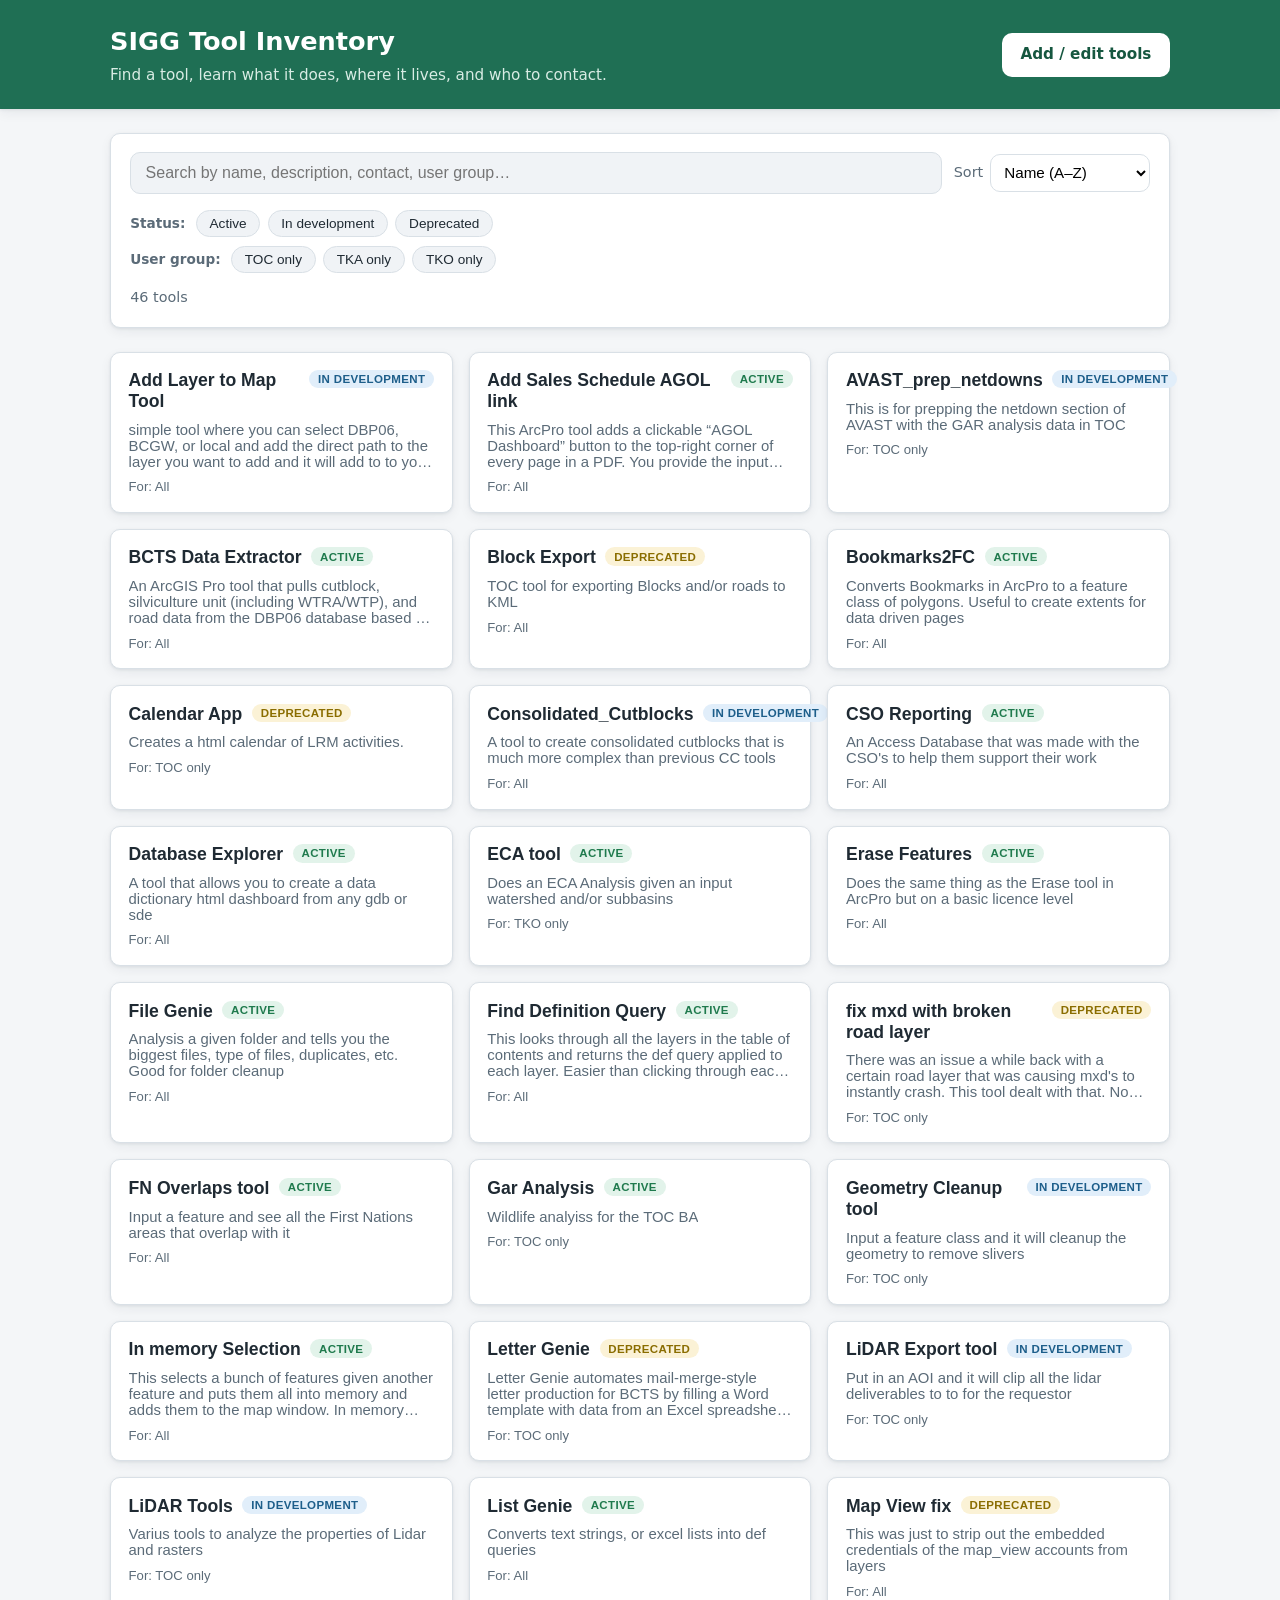
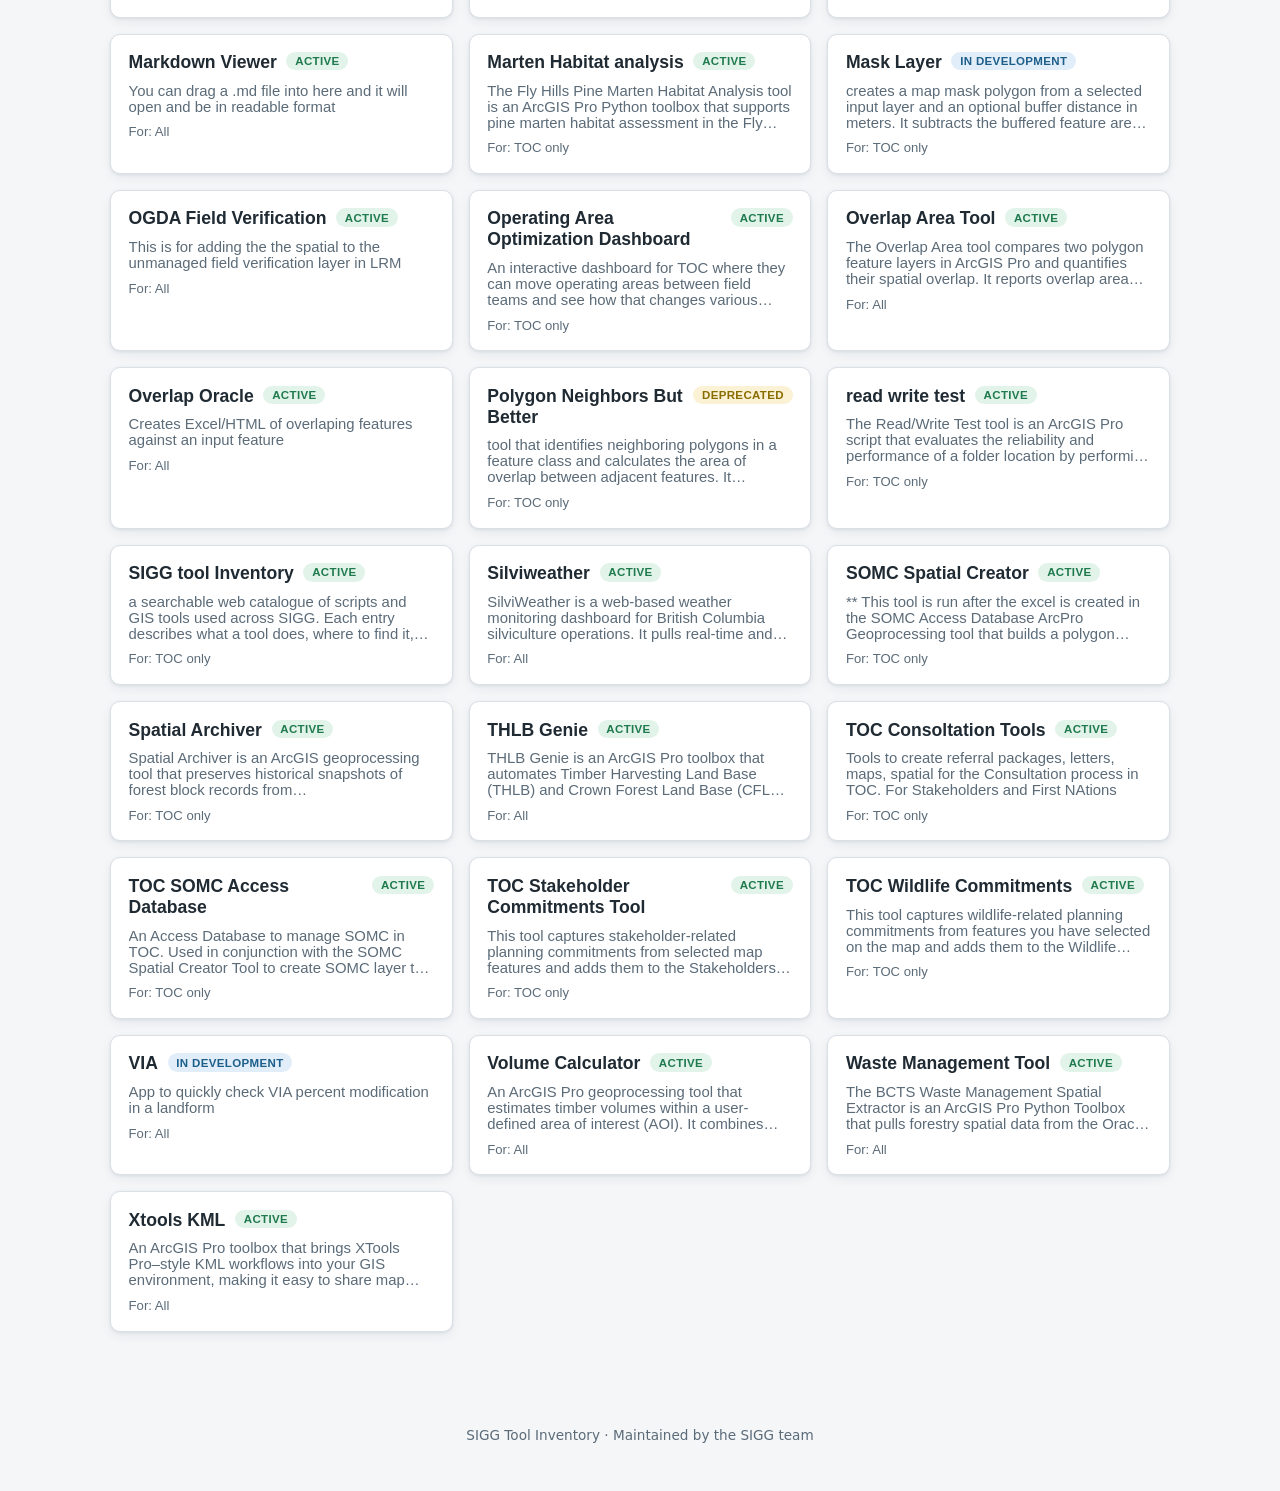
<file: index.html>
<!DOCTYPE html>
<html lang="en">
<head>
  <meta charset="UTF-8" />
  <meta name="viewport" content="width=device-width, initial-scale=1.0" />
  <title>SIGG Tool Inventory</title>
  <link rel="stylesheet" href="assets/css/style.css" />
</head>
<body>
  <header class="site-header">
    <div class="header-inner">
      <div class="brand">
        <h1>SIGG Tool Inventory</h1>
        <p class="tagline">Find a tool, learn what it does, where it lives, and who to contact.</p>
      </div>
      <a class="btn btn-secondary" href="editor.html">Add / edit tools</a>
    </div>
  </header>

  <main class="container">
    <section class="controls" aria-label="Search and filters">
      <div class="search-row">
        <input
          type="search"
          id="search-input"
          class="search-input"
          placeholder="Search by name, description, contact, user group…"
          autocomplete="off"
          aria-label="Search tools"
        />
        <label class="sort-control">
          <span>Sort</span>
          <select id="sort-select" aria-label="Sort tools">
            <option value="name-asc">Name (A–Z)</option>
            <option value="name-desc">Name (Z–A)</option>
            <option value="updated-desc">Recently updated</option>
            <option value="updated-asc">Oldest updated</option>
          </select>
        </label>
      </div>

      <div class="filter-row">
        <div class="filter-group" id="status-filters" aria-label="Filter by status">
          <span class="filter-label">Status:</span>
          <!-- status buttons injected by JS -->
        </div>
        <div class="filter-group" id="user-group-filters" aria-label="Filter by user group">
          <span class="filter-label">User group:</span>
          <!-- user group chips injected by JS -->
        </div>
      </div>

      <div class="results-meta">
        <span id="result-count" aria-live="polite"></span>
        <button type="button" id="clear-filters" class="link-btn" hidden>Clear filters</button>
      </div>
    </section>

    <section id="results" class="results-grid" aria-label="Tool list"></section>

    <div id="empty-state" class="empty-state" hidden>
      <p>No tools match your search.</p>
    </div>

    <div id="error-state" class="error-state" hidden>
      <p>Could not load the tool inventory. Please try again later.</p>
    </div>
  </main>

  <!-- Detail modal -->
  <div id="detail-modal" class="modal" hidden>
    <div class="modal-backdrop" data-close></div>
    <div class="modal-dialog" role="dialog" aria-modal="true" aria-labelledby="detail-title">
      <button type="button" class="modal-close" data-close aria-label="Close">&times;</button>
      <div id="detail-content"><!-- detail injected by JS --></div>
    </div>
  </div>

  <footer class="site-footer">
    <p>SIGG Tool Inventory &middot; Maintained by the SIGG team</p>
  </footer>

  <script src="assets/js/app.js"></script>
</body>
</html>
</file>
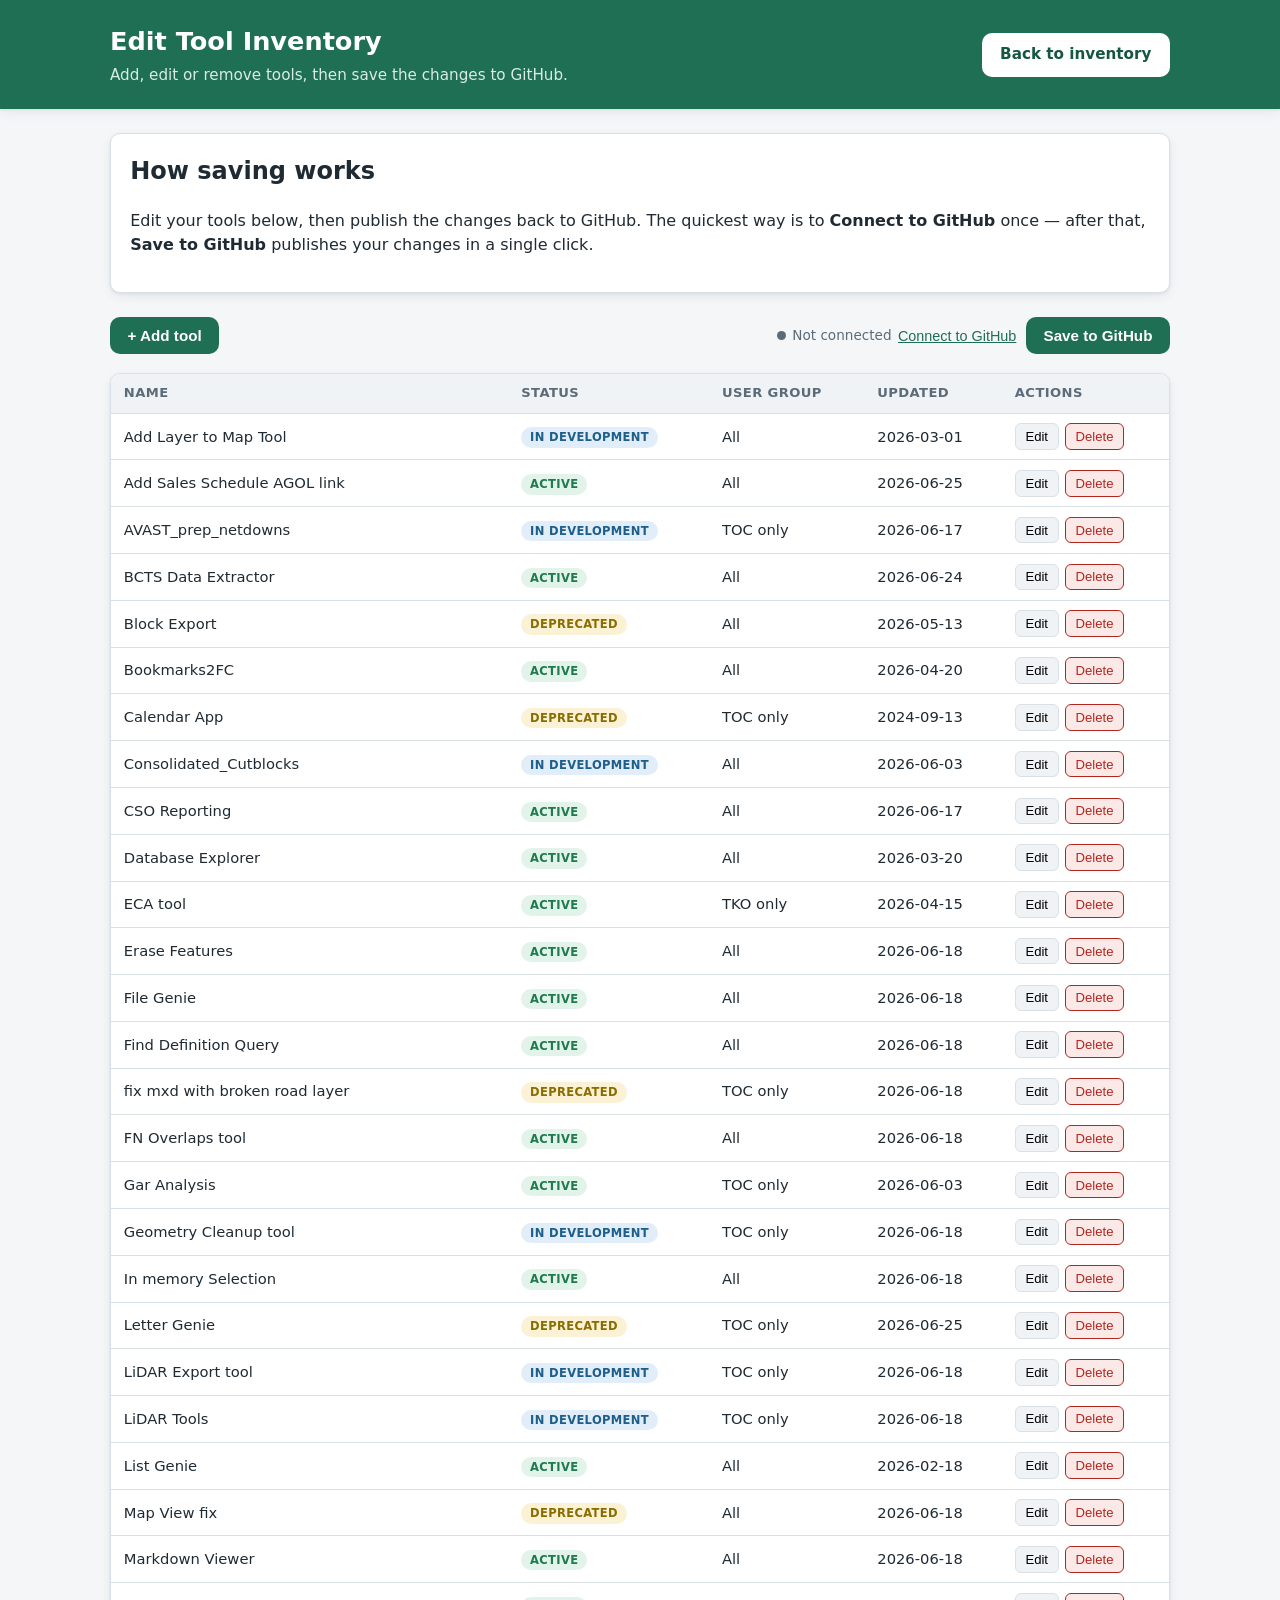
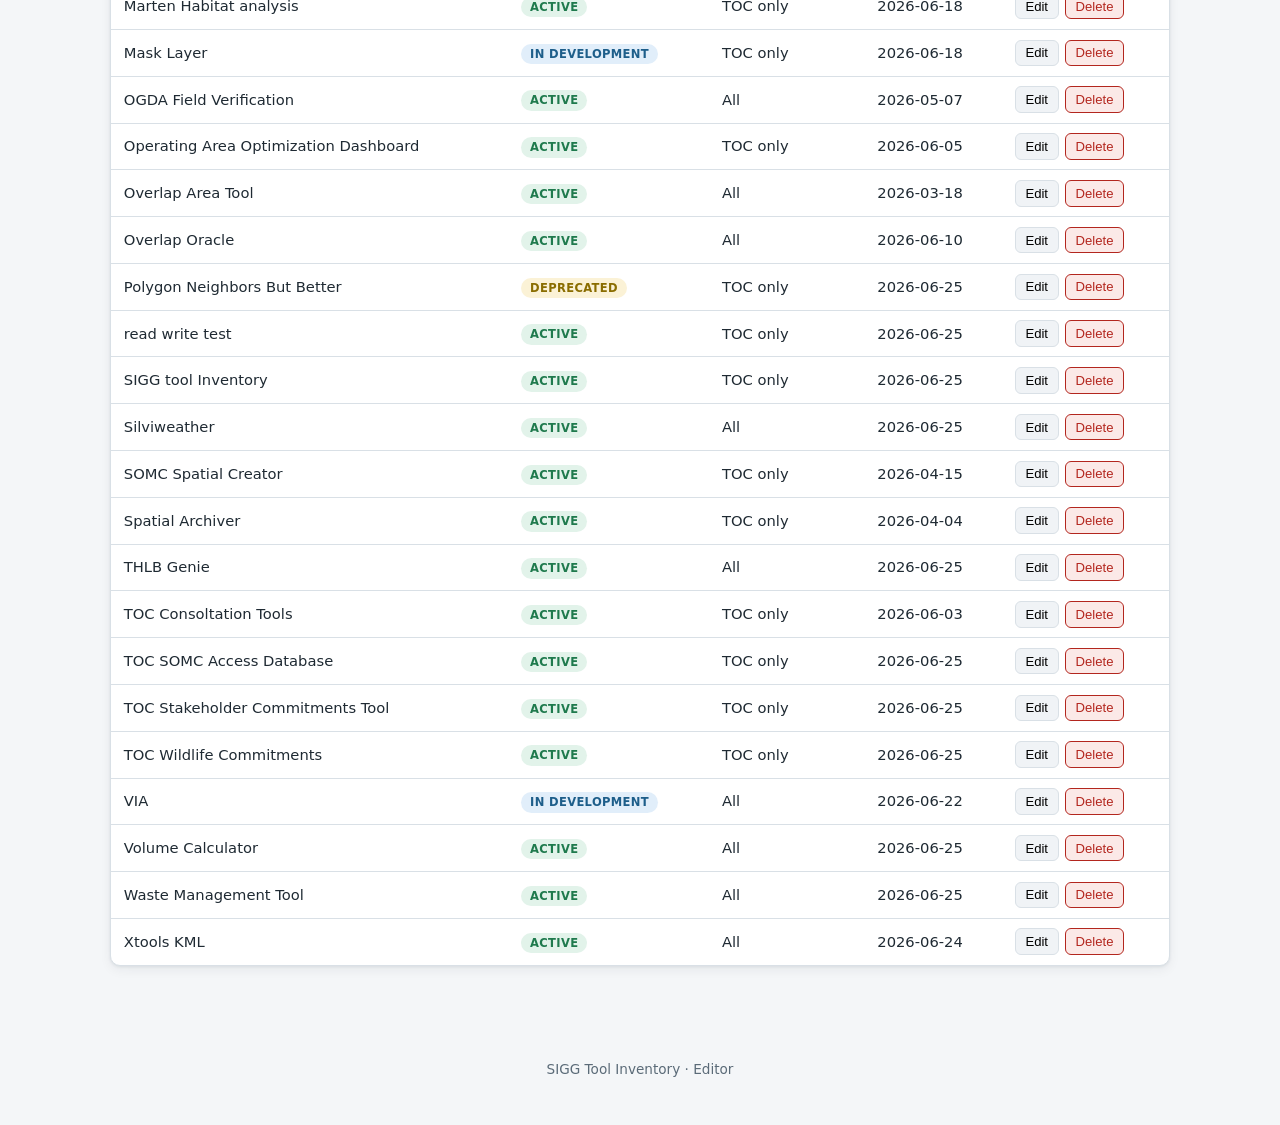
<file: editor.html>
<!DOCTYPE html>
<html lang="en">
<head>
  <meta charset="UTF-8" />
  <meta name="viewport" content="width=device-width, initial-scale=1.0" />
  <title>Edit Tools &middot; SIGG Tool Inventory</title>
  <link rel="stylesheet" href="assets/css/style.css" />
</head>
<body>
  <header class="site-header">
    <div class="header-inner">
      <div class="brand">
        <h1>Edit Tool Inventory</h1>
        <p class="tagline">Add, edit or remove tools, then save the changes to GitHub.</p>
      </div>
      <a class="btn btn-secondary" href="index.html">Back to inventory</a>
    </div>
  </header>

  <main class="container">
    <section class="editor-intro">
      <h2>How saving works</h2>
      <p id="intro-connected" hidden>
        You're connected to GitHub. Make your changes below, then click
        <strong>Save to GitHub</strong> &mdash; they go live in about a minute.
      </p>
      <p id="intro-disconnected">
        Edit your tools below, then publish the changes back to GitHub. The quickest way is
        to <strong>Connect to GitHub</strong> once &mdash; after that, <strong>Save to GitHub</strong>
        publishes your changes in a single click.
      </p>
    </section>

    <div class="editor-toolbar">
      <button type="button" id="add-tool" class="btn btn-primary">+ Add tool</button>
      <span class="spacer"></span>
      <span id="gh-status" class="gh-status">
        <span class="gh-dot" aria-hidden="true"></span>
        <span id="gh-status-text">Not connected</span>
        <button type="button" id="gh-connect" class="link-btn">Connect to GitHub</button>
        <button type="button" id="gh-disconnect" class="link-btn" hidden>Disconnect</button>
      </span>
      <span id="dirty-flag" class="dirty-flag" hidden>Unsaved changes</span>
      <button type="button" id="save-github" class="btn btn-primary">Save to GitHub</button>
    </div>

    <div id="load-error" class="form-banner" hidden>
      Could not load <code>data/tools.json</code>. Start a new list with “Add tool”.
    </div>

    <div class="tool-table-wrap">
      <table class="tool-table">
        <thead>
          <tr>
            <th>Name</th>
            <th>Status</th>
            <th>User group</th>
            <th>Updated</th>
            <th>Actions</th>
          </tr>
        </thead>
        <tbody id="tool-rows"></tbody>
      </table>
    </div>
  </main>

  <!-- Connect to GitHub modal -->
  <div id="connect-modal" class="modal" hidden>
    <div class="modal-backdrop" data-close-connect></div>
    <div class="modal-dialog" role="dialog" aria-modal="true" aria-labelledby="connect-title">
      <button type="button" class="modal-close" data-close-connect aria-label="Close">&times;</button>
      <h2 id="connect-title">Connect to GitHub</h2>
      <p class="connect-intro">
        Paste a GitHub <strong>fine-grained personal access token</strong> with
        <em>Contents: Read and write</em> permission on this repository. It is stored only
        in this browser (never uploaded anywhere) and lets <strong>Save to GitHub</strong>
        commit your changes directly.
      </p>
      <ol class="connect-steps">
        <li>
          Open
          <a href="https://github.com/settings/personal-access-tokens/new" target="_blank" rel="noopener noreferrer">GitHub &rarr; fine-grained tokens</a>.
        </li>
        <li><strong>Resource owner:</strong> SIGG-Vibe-Coders</li>
        <li><strong>Repository access:</strong> Only select repositories &rarr; <code>tool_inventory</code></li>
        <li><strong>Permissions:</strong> Repository permissions &rarr; <strong>Contents</strong> &rarr; <em>Read and write</em></li>
        <li>Generate the token, copy it, and paste it below.</li>
      </ol>
      <div id="connect-banner" class="form-banner" hidden></div>
      <div class="form-field full">
        <label for="gh-token">Personal access token</label>
        <input type="password" id="gh-token" autocomplete="off" placeholder="github_pat_…" />
      </div>
      <div class="form-actions">
        <button type="button" class="btn btn-ghost" data-close-connect>Cancel</button>
        <button type="button" id="gh-save-token" class="btn btn-primary">Connect</button>
      </div>
    </div>
  </div>

  <!-- Edit form modal -->
  <div id="form-modal" class="modal" hidden>
    <div class="modal-backdrop" data-close></div>
    <div class="modal-dialog" role="dialog" aria-modal="true" aria-labelledby="form-title">
      <button type="button" class="modal-close" data-close aria-label="Close">&times;</button>
      <h2 id="form-title">Add tool</h2>
      <div id="form-banner" class="form-banner" hidden></div>
      <form id="tool-form" novalidate>
        <div class="form-grid">
          <div class="form-field">
            <label for="f-name">Name <span class="req">*</span></label>
            <input type="text" id="f-name" name="name" />
            <span class="field-error" data-error-for="name"></span>
          </div>
          <div class="form-field">
            <label for="f-id">ID (slug) <span class="req">*</span></label>
            <input type="text" id="f-id" name="id" placeholder="auto from name" />
            <span class="field-hint">Lowercase, hyphens only. Must be unique.</span>
            <span class="field-error" data-error-for="id"></span>
          </div>
          <div class="form-field full">
            <label for="f-description">Description <span class="req">*</span></label>
            <textarea id="f-description" name="description"></textarea>
            <span class="field-error" data-error-for="description"></span>
          </div>
          <div class="form-field full">
            <label for="f-location">Tool location (network path or URL) <span class="req">*</span></label>
            <input type="text" id="f-location" name="location" />
            <span class="field-error" data-error-for="location"></span>
          </div>
          <div class="form-field full">
            <label for="f-script-location">Script location (network path or URL)</label>
            <input type="text" id="f-script-location" name="scriptLocation" />
            <span class="field-error" data-error-for="scriptLocation"></span>
          </div>
          <div class="form-field">
            <label for="f-contact-name">Contact name <span class="req">*</span></label>
            <input type="text" id="f-contact-name" name="contactName" />
            <span class="field-error" data-error-for="contactName"></span>
          </div>
          <div class="form-field">
            <label for="f-contact-email">Contact email</label>
            <input type="email" id="f-contact-email" name="contactEmail" />
            <span class="field-error" data-error-for="contactEmail"></span>
          </div>
          <div class="form-field">
            <label for="f-user-group">User group <span class="req">*</span></label>
            <select id="f-user-group" name="userGroup">
              <option value="All">All</option>
              <option value="TOC">TOC only</option>
              <option value="TKA">TKA only</option>
              <option value="TKO">TKO only</option>
            </select>
            <span class="field-error" data-error-for="userGroup"></span>
          </div>
          <div class="form-field">
            <label for="f-status">Status <span class="req">*</span></label>
            <select id="f-status" name="status">
              <option value="active">Active</option>
              <option value="in-development">In development</option>
              <option value="deprecated">Deprecated</option>
            </select>
          </div>
          <div class="form-field">
            <label for="f-tested">Tested and works? <span class="req">*</span></label>
            <select id="f-tested" name="tested">
              <option value="">Select…</option>
              <option value="yes">Yes</option>
              <option value="no">No</option>
            </select>
            <span class="field-error" data-error-for="tested"></span>
          </div>
          <div class="form-field">
            <label for="f-last-updated">Last updated <span class="req">*</span></label>
            <input type="date" id="f-last-updated" name="lastUpdated" />
            <span class="field-error" data-error-for="lastUpdated"></span>
          </div>
          <div class="form-field full">
            <label for="f-comments">Other comments</label>
            <textarea id="f-comments" name="comments"></textarea>
          </div>

          <div class="links-editor">
            <h4>Links (videos, docs, etc.)</h4>
            <div id="links-rows"></div>
            <button type="button" id="add-link" class="icon-btn">+ Add link</button>
          </div>
        </div>

        <div class="form-actions">
          <button type="button" class="btn btn-ghost" data-close>Cancel</button>
          <button type="submit" class="btn btn-primary">Save tool</button>
        </div>
      </form>
    </div>
  </div>

  <footer class="site-footer">
    <p>SIGG Tool Inventory &middot; Editor</p>
  </footer>

  <script src="assets/js/editor.js"></script>
</body>
</html>
</file>
<file: assets/css/style.css>
:root {
  --bg: #f4f6f8;
  --surface: #ffffff;
  --surface-alt: #f0f3f6;
  --border: #d9e0e6;
  --text: #1f2a33;
  --text-muted: #5b6b78;
  --primary: #1f6f54;
  --primary-dark: #165740;
  --primary-light: #e3f1ec;
  --focus: #2b8a67;
  --danger: #b3261e;
  --danger-light: #fbe9e7;

  --status-active: #1f7a4d;
  --status-active-bg: #e2f3ea;
  --status-deprecated: #8a6d00;
  --status-deprecated-bg: #fbf2d6;
  --status-dev: #1d5e8a;
  --status-dev-bg: #e1eefa;

  --radius: 10px;
  --shadow: 0 1px 3px rgba(16, 32, 45, 0.08), 0 4px 12px rgba(16, 32, 45, 0.06);
  --maxw: 1100px;
}

* { box-sizing: border-box; }

html, body {
  margin: 0;
  padding: 0;
}

body {
  font-family: "Segoe UI", system-ui, -apple-system, Roboto, Arial, sans-serif;
  background: var(--bg);
  color: var(--text);
  line-height: 1.5;
}

a {
  color: var(--primary);
}

.container {
  max-width: var(--maxw);
  margin: 0 auto;
  padding: 0 1.25rem 3rem;
}

/* ---------- Header ---------- */
.site-header {
  background: var(--primary);
  color: #fff;
  box-shadow: var(--shadow);
}

.header-inner {
  max-width: var(--maxw);
  margin: 0 auto;
  padding: 1.4rem 1.25rem;
  display: flex;
  align-items: center;
  justify-content: space-between;
  gap: 1rem;
  flex-wrap: wrap;
}

.brand h1 {
  margin: 0;
  font-size: 1.6rem;
}

.tagline {
  margin: 0.2rem 0 0;
  color: #d8ece4;
  font-size: 0.95rem;
}

/* ---------- Buttons ---------- */
.btn {
  display: inline-block;
  border: none;
  border-radius: var(--radius);
  padding: 0.6rem 1.1rem;
  font-size: 0.95rem;
  font-weight: 600;
  cursor: pointer;
  text-decoration: none;
  transition: background-color 0.15s ease, box-shadow 0.15s ease;
}

.btn-primary {
  background: var(--primary);
  color: #fff;
}
.btn-primary:hover { background: var(--primary-dark); }

.btn-secondary {
  background: #fff;
  color: var(--primary-dark);
  border: 1px solid transparent;
}
.btn-secondary:hover { box-shadow: 0 0 0 2px rgba(255,255,255,0.5); }

.btn-danger {
  background: var(--danger);
  color: #fff;
}
.btn-danger:hover { background: #8f1d17; }

.btn-ghost {
  background: var(--surface-alt);
  color: var(--text);
  border: 1px solid var(--border);
}
.btn-ghost:hover { background: #e6ebef; }

.link-btn {
  background: none;
  border: none;
  color: var(--primary);
  cursor: pointer;
  font-size: 0.9rem;
  padding: 0;
  text-decoration: underline;
}

/* ---------- Controls ---------- */
.controls {
  background: var(--surface);
  border: 1px solid var(--border);
  border-radius: var(--radius);
  box-shadow: var(--shadow);
  padding: 1.1rem 1.2rem;
  margin: 1.5rem 0;
}

.search-row {
  display: flex;
  gap: 0.75rem;
  flex-wrap: wrap;
  align-items: center;
}

.search-input {
  flex: 1 1 320px;
  min-width: 0;
  padding: 0.7rem 0.9rem;
  font-size: 1rem;
  border: 1px solid var(--border);
  border-radius: var(--radius);
  background: var(--surface-alt);
}

.search-input:focus,
select:focus,
input:focus,
textarea:focus {
  outline: 2px solid var(--focus);
  outline-offset: 1px;
}

.sort-control {
  display: flex;
  align-items: center;
  gap: 0.4rem;
  font-size: 0.9rem;
  color: var(--text-muted);
}

.sort-control select {
  padding: 0.55rem 0.6rem;
  border: 1px solid var(--border);
  border-radius: var(--radius);
  background: var(--surface);
  font-size: 0.95rem;
}

.filter-row {
  margin-top: 1rem;
  display: flex;
  flex-direction: column;
  gap: 0.6rem;
}

.filter-group {
  display: flex;
  align-items: center;
  gap: 0.45rem;
  flex-wrap: wrap;
}

.filter-label {
  font-size: 0.85rem;
  font-weight: 600;
  color: var(--text-muted);
  margin-right: 0.2rem;
}

.chip {
  border: 1px solid var(--border);
  background: var(--surface-alt);
  color: var(--text);
  border-radius: 999px;
  padding: 0.3rem 0.8rem;
  font-size: 0.85rem;
  cursor: pointer;
  transition: background-color 0.15s ease, border-color 0.15s ease;
}

.chip:hover { background: #e6ebef; }

.chip[aria-pressed="true"] {
  background: var(--primary-light);
  border-color: var(--primary);
  color: var(--primary-dark);
  font-weight: 600;
}

.results-meta {
  margin-top: 0.9rem;
  display: flex;
  align-items: center;
  justify-content: space-between;
  gap: 1rem;
  font-size: 0.9rem;
  color: var(--text-muted);
}

/* ---------- Results grid ---------- */
.results-grid {
  display: grid;
  grid-template-columns: repeat(auto-fill, minmax(280px, 1fr));
  gap: 1rem;
}

.card {
  background: var(--surface);
  border: 1px solid var(--border);
  border-radius: var(--radius);
  box-shadow: var(--shadow);
  padding: 1.1rem;
  cursor: pointer;
  display: flex;
  flex-direction: column;
  gap: 0.6rem;
  text-align: left;
  transition: transform 0.12s ease, box-shadow 0.12s ease;
}

.card:hover {
  transform: translateY(-2px);
  box-shadow: 0 4px 8px rgba(16, 32, 45, 0.12), 0 10px 22px rgba(16, 32, 45, 0.08);
}

.card:focus-visible {
  outline: 2px solid var(--focus);
  outline-offset: 2px;
}

.card-head {
  display: flex;
  align-items: flex-start;
  justify-content: space-between;
  gap: 0.6rem;
}

.card-title {
  margin: 0;
  font-size: 1.1rem;
  color: var(--text);
}

.card-desc {
  margin: 0;
  color: var(--text-muted);
  font-size: 0.93rem;
  display: -webkit-box;
  -webkit-line-clamp: 3;
  -webkit-box-orient: vertical;
  overflow: hidden;
}

.card-meta {
  font-size: 0.82rem;
  color: var(--text-muted);
}

.card-tags {
  display: flex;
  flex-wrap: wrap;
  gap: 0.35rem;
}

.tag {
  background: var(--surface-alt);
  border: 1px solid var(--border);
  border-radius: 999px;
  padding: 0.15rem 0.6rem;
  font-size: 0.75rem;
  color: var(--text-muted);
}

/* ---------- Status badge ---------- */
.status-badge {
  flex: none;
  font-size: 0.72rem;
  font-weight: 700;
  text-transform: uppercase;
  letter-spacing: 0.03em;
  padding: 0.2rem 0.55rem;
  border-radius: 999px;
  white-space: nowrap;
}

.status-active { color: var(--status-active); background: var(--status-active-bg); }
.status-deprecated { color: var(--status-deprecated); background: var(--status-deprecated-bg); }
.status-in-development { color: var(--status-dev); background: var(--status-dev-bg); }

/* ---------- Empty / error ---------- */
.empty-state,
.error-state {
  text-align: center;
  padding: 3rem 1rem;
  color: var(--text-muted);
}

.error-state { color: var(--danger); }

/* ---------- Modal ---------- */
.modal {
  position: fixed;
  inset: 0;
  z-index: 50;
  display: flex;
  align-items: flex-start;
  justify-content: center;
  padding: 2rem 1rem;
  overflow-y: auto;
}

.modal[hidden] {
  display: none;
}

.modal-backdrop {
  position: fixed;
  inset: 0;
  background: rgba(16, 32, 45, 0.5);
}

.modal-dialog {
  position: relative;
  background: var(--surface);
  border-radius: var(--radius);
  box-shadow: 0 12px 40px rgba(16, 32, 45, 0.25);
  max-width: 640px;
  width: 100%;
  padding: 1.8rem;
  z-index: 1;
}

.modal-close {
  position: absolute;
  top: 0.6rem;
  right: 0.8rem;
  background: none;
  border: none;
  font-size: 1.7rem;
  line-height: 1;
  color: var(--text-muted);
  cursor: pointer;
}
.modal-close:hover { color: var(--text); }

.detail-header {
  display: flex;
  align-items: flex-start;
  gap: 0.75rem;
  margin-bottom: 0.75rem;
  padding-right: 1.5rem;
}

.detail-header h2 {
  margin: 0;
  font-size: 1.4rem;
}

.detail-desc {
  color: var(--text);
  margin: 0 0 1.2rem;
}

.detail-grid {
  display: grid;
  grid-template-columns: max-content 1fr;
  gap: 0.55rem 1rem;
  font-size: 0.95rem;
  margin-bottom: 1.2rem;
}

.detail-grid dt {
  font-weight: 600;
  color: var(--text-muted);
}

.detail-grid dd {
  margin: 0;
  word-break: break-word;
}

.detail-links h3 {
  font-size: 1rem;
  margin: 0 0 0.5rem;
}

.detail-links ul {
  margin: 0;
  padding-left: 1.1rem;
}

.detail-links li { margin-bottom: 0.3rem; }

.code-path {
  font-family: "Cascadia Code", Consolas, monospace;
  background: var(--surface-alt);
  border: 1px solid var(--border);
  border-radius: 6px;
  padding: 0.1rem 0.4rem;
  font-size: 0.85rem;
  word-break: break-all;
}

/* ---------- Footer ---------- */
.site-footer {
  text-align: center;
  color: var(--text-muted);
  font-size: 0.85rem;
  padding: 2rem 1rem;
}

/* ---------- Editor page ---------- */
.editor-intro {
  background: var(--surface);
  border: 1px solid var(--border);
  border-radius: var(--radius);
  box-shadow: var(--shadow);
  padding: 1.2rem;
  margin: 1.5rem 0;
}

.editor-intro h2 { margin-top: 0; }

.editor-intro ol { margin: 0.5rem 0 0; padding-left: 1.3rem; }
.editor-intro li { margin-bottom: 0.35rem; }

.editor-toolbar {
  display: flex;
  gap: 0.6rem;
  flex-wrap: wrap;
  align-items: center;
  margin: 1.2rem 0;
}

.editor-toolbar .spacer { flex: 1; }

.tool-table-wrap {
  overflow-x: auto;
  background: var(--surface);
  border: 1px solid var(--border);
  border-radius: var(--radius);
  box-shadow: var(--shadow);
}

table.tool-table {
  width: 100%;
  border-collapse: collapse;
  font-size: 0.92rem;
}

.tool-table th,
.tool-table td {
  text-align: left;
  padding: 0.6rem 0.8rem;
  border-bottom: 1px solid var(--border);
  vertical-align: middle;
}

.tool-table th {
  background: var(--surface-alt);
  font-size: 0.82rem;
  text-transform: uppercase;
  letter-spacing: 0.03em;
  color: var(--text-muted);
}

.tool-table tr:last-child td { border-bottom: none; }

.row-actions {
  display: flex;
  gap: 0.4rem;
}

.icon-btn {
  background: var(--surface-alt);
  border: 1px solid var(--border);
  border-radius: 6px;
  padding: 0.3rem 0.6rem;
  font-size: 0.82rem;
  cursor: pointer;
}
.icon-btn:hover { background: #e6ebef; }
.icon-btn.danger { color: var(--danger); border-color: var(--danger); background: var(--danger-light); }

/* ---------- Form ---------- */
.form-grid {
  display: grid;
  grid-template-columns: 1fr 1fr;
  gap: 0.9rem 1rem;
}

.form-field {
  display: flex;
  flex-direction: column;
  gap: 0.3rem;
}

.form-field.full { grid-column: 1 / -1; }

.form-field label {
  font-size: 0.85rem;
  font-weight: 600;
  color: var(--text-muted);
}

.form-field .req { color: var(--danger); }

.form-field input,
.form-field select,
.form-field textarea {
  padding: 0.55rem 0.7rem;
  border: 1px solid var(--border);
  border-radius: var(--radius);
  font-size: 0.95rem;
  font-family: inherit;
  background: var(--surface);
}

.form-field textarea { resize: vertical; min-height: 70px; }

.field-hint {
  font-size: 0.78rem;
  color: var(--text-muted);
}

.field-error {
  font-size: 0.8rem;
  color: var(--danger);
}

.links-editor {
  grid-column: 1 / -1;
  border: 1px dashed var(--border);
  border-radius: var(--radius);
  padding: 0.8rem;
}

.links-editor h4 { margin: 0 0 0.5rem; font-size: 0.9rem; }

.link-row {
  display: flex;
  gap: 0.5rem;
  margin-bottom: 0.5rem;
  align-items: center;
}

.link-row input { flex: 1; }

.form-actions {
  display: flex;
  gap: 0.6rem;
  justify-content: flex-end;
  margin-top: 1.2rem;
}

.form-banner {
  background: var(--danger-light);
  border: 1px solid var(--danger);
  color: var(--danger);
  border-radius: var(--radius);
  padding: 0.7rem 0.9rem;
  margin-bottom: 1rem;
  font-size: 0.9rem;
}

.toast {
  position: fixed;
  bottom: 1.5rem;
  left: 50%;
  transform: translateX(-50%);
  background: var(--text);
  color: #fff;
  padding: 0.8rem 1.4rem;
  border-radius: var(--radius);
  box-shadow: var(--shadow);
  font-size: 0.92rem;
  z-index: 100;
}

.dirty-flag {
  color: var(--danger);
  font-weight: 600;
  font-size: 0.85rem;
}

/* ---------- GitHub connection ---------- */
.gh-status {
  display: inline-flex;
  align-items: center;
  gap: 0.4rem;
  font-size: 0.85rem;
  color: var(--text-muted);
}

.gh-dot {
  width: 9px;
  height: 9px;
  border-radius: 50%;
  background: var(--text-muted);
  flex: none;
}

.gh-status.connected .gh-dot { background: var(--status-active); }

.connect-intro {
  color: var(--text);
  margin-top: 0;
}

.connect-steps {
  margin: 0 0 1rem;
  padding-left: 1.2rem;
  font-size: 0.92rem;
}

.connect-steps li { margin-bottom: 0.35rem; }

/* ---------- Responsive ---------- */
@media (max-width: 640px) {
  .form-grid { grid-template-columns: 1fr; }
  .detail-grid { grid-template-columns: 1fr; gap: 0.2rem 0; }
  .detail-grid dt { margin-top: 0.5rem; }
  .header-inner { align-items: flex-start; }
}
</file>
